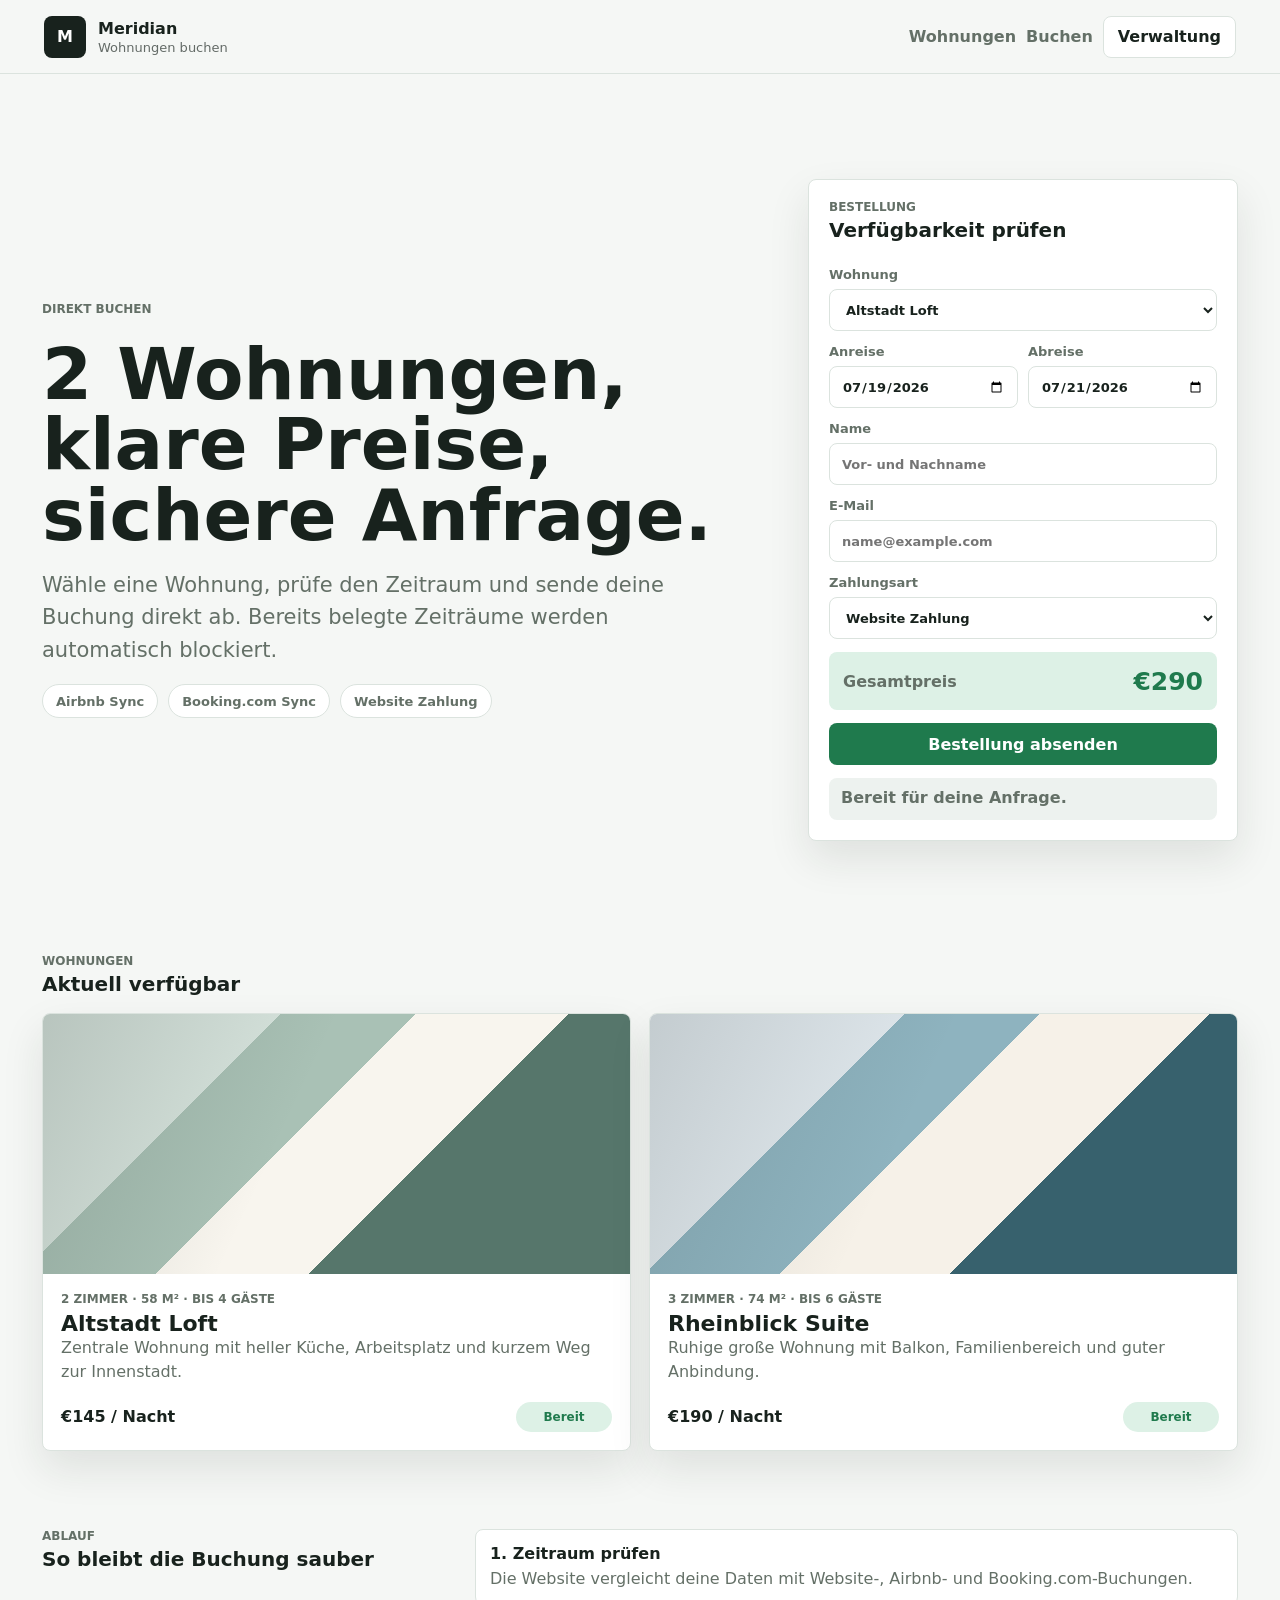
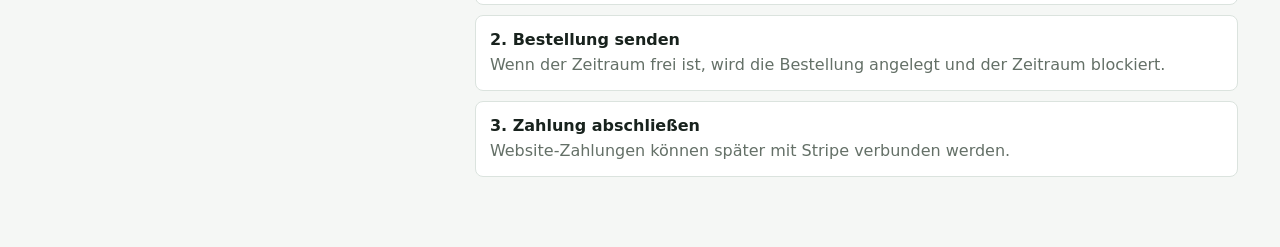
<file: index.html>
<!doctype html>
<html lang="de">
  <head>
    <meta charset="utf-8" />
    <meta name="viewport" content="width=device-width, initial-scale=1" />
    <title>Meridian | Wohnung buchen</title>
    <link rel="stylesheet" href="./styles.css" />
  </head>
  <body data-page="customer">
    <header class="public-header">
      <a class="brand brand-dark" href="./index.html" aria-label="Meridian Startseite">
        <span class="brand-mark">M</span>
        <span>
          <strong>Meridian</strong>
          <small>Wohnungen buchen</small>
        </span>
      </a>
      <nav class="header-actions" aria-label="Seitennavigation">
        <a class="text-link" href="#wohnungen">Wohnungen</a>
        <a class="text-link" href="#buchung">Buchen</a>
        <a class="secondary-btn" href="./admin.html">Verwaltung</a>
      </nav>
    </header>

    <main class="public-main">
      <section class="booking-hero">
        <div class="hero-copy">
          <p class="eyebrow">Direkt buchen</p>
          <h1>2 Wohnungen, klare Preise, sichere Anfrage.</h1>
          <p class="lead">Wähle eine Wohnung, prüfe den Zeitraum und sende deine Buchung direkt ab. Bereits belegte Zeiträume werden automatisch blockiert.</p>
          <div class="trust-row" aria-label="Vorteile">
            <span>Airbnb Sync</span>
            <span>Booking.com Sync</span>
            <span>Website Zahlung</span>
          </div>
        </div>
        <form class="booking-card" id="customerBookingForm">
          <div class="panel-header compact">
            <div>
              <p class="eyebrow">Bestellung</p>
              <h2>Verfügbarkeit prüfen</h2>
            </div>
          </div>
          <label>
            Wohnung
            <select id="customerApartment"></select>
          </label>
          <div class="date-row">
            <label>
              Anreise
              <input id="customerCheckIn" type="date" value="2026-07-19" />
            </label>
            <label>
              Abreise
              <input id="customerCheckOut" type="date" value="2026-07-21" />
            </label>
          </div>
          <label>
            Name
            <input id="customerName" type="text" value="" placeholder="Vor- und Nachname" />
          </label>
          <label>
            E-Mail
            <input id="customerEmail" type="email" value="" placeholder="name@example.com" />
          </label>
          <label>
            Zahlungsart
            <select id="customerPayment">
              <option value="Website Zahlung">Website Zahlung</option>
              <option value="Überweisung">Überweisung</option>
            </select>
          </label>
          <div class="price-box">
            <span>Gesamtpreis</span>
            <strong id="customerPrice">€0</strong>
          </div>
          <button class="primary-btn wide" type="submit">Bestellung absenden</button>
          <p class="form-result" id="customerResult" role="status">Bereit für deine Anfrage.</p>
        </form>
      </section>

      <section class="section-band" id="wohnungen">
        <div class="section-heading">
          <p class="eyebrow">Wohnungen</p>
          <h2>Aktuell verfügbar</h2>
        </div>
        <div class="public-apartments" id="publicApartments"></div>
      </section>

      <section class="section-band split-info" id="buchung">
        <div>
          <p class="eyebrow">Ablauf</p>
          <h2>So bleibt die Buchung sauber</h2>
        </div>
        <div class="step-list">
          <article>
            <strong>1. Zeitraum prüfen</strong>
            <span>Die Website vergleicht deine Daten mit Website-, Airbnb- und Booking.com-Buchungen.</span>
          </article>
          <article>
            <strong>2. Bestellung senden</strong>
            <span>Wenn der Zeitraum frei ist, wird die Bestellung angelegt und der Zeitraum blockiert.</span>
          </article>
          <article>
            <strong>3. Zahlung abschließen</strong>
            <span>Website-Zahlungen können später mit Stripe verbunden werden.</span>
          </article>
        </div>
      </section>
    </main>

    <script src="./app.js"></script>
  </body>
</html>
</file>
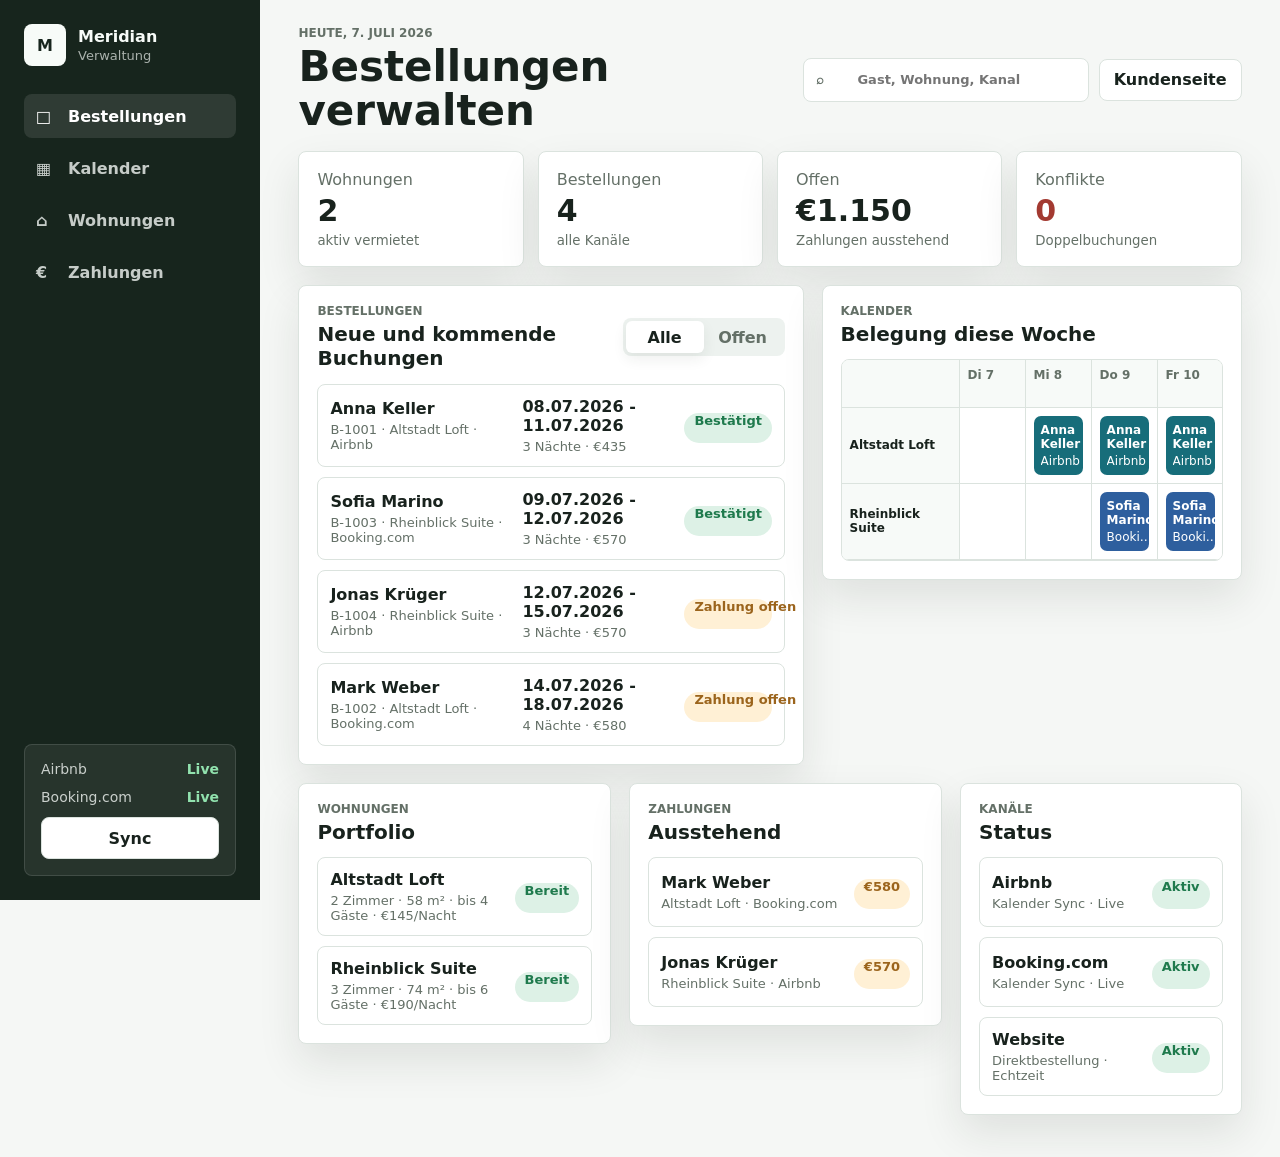
<file: admin.html>
<!doctype html>
<html lang="de">
  <head>
    <meta charset="utf-8" />
    <meta name="viewport" content="width=device-width, initial-scale=1" />
    <title>Meridian | Verwaltung</title>
    <link rel="stylesheet" href="./styles.css" />
  </head>
  <body data-page="admin">
    <div class="app-shell">
      <aside class="sidebar" aria-label="Hauptnavigation">
        <a class="brand" href="./admin.html" aria-label="Meridian Verwaltung">
          <span class="brand-mark">M</span>
          <span>
            <strong>Meridian</strong>
            <small>Verwaltung</small>
          </span>
        </a>

        <nav class="nav-list">
          <a class="nav-item active" href="#bestellungen">
            <span class="icon">□</span>
            <span>Bestellungen</span>
          </a>
          <a class="nav-item" href="#kalender">
            <span class="icon">▦</span>
            <span>Kalender</span>
          </a>
          <a class="nav-item" href="#wohnungen">
            <span class="icon">⌂</span>
            <span>Wohnungen</span>
          </a>
          <a class="nav-item" href="#zahlungen">
            <span class="icon">€</span>
            <span>Zahlungen</span>
          </a>
        </nav>

        <div class="sync-card">
          <div class="sync-row">
            <span>Airbnb</span>
            <strong id="airbnbStatus">Live</strong>
          </div>
          <div class="sync-row">
            <span>Booking.com</span>
            <strong id="bookingStatus">Live</strong>
          </div>
          <button class="secondary-btn" id="syncNow" type="button">Sync</button>
        </div>
      </aside>

      <main class="workspace">
        <header class="topbar">
          <div>
            <p class="eyebrow">Heute, 7. Juli 2026</p>
            <h1>Bestellungen verwalten</h1>
          </div>
          <div class="top-actions">
            <label class="search">
              <span>⌕</span>
              <input type="search" id="adminSearch" placeholder="Gast, Wohnung, Kanal" />
            </label>
            <a class="secondary-btn" href="./index.html">Kundenseite</a>
          </div>
        </header>

        <section class="stats-grid" aria-label="Kennzahlen">
          <article class="metric">
            <span>Wohnungen</span>
            <strong id="adminApartmentCount">2</strong>
            <small>aktiv vermietet</small>
          </article>
          <article class="metric">
            <span>Bestellungen</span>
            <strong id="adminOrderCount">0</strong>
            <small>alle Kanäle</small>
          </article>
          <article class="metric">
            <span>Offen</span>
            <strong id="adminOpenPayments">€0</strong>
            <small>Zahlungen ausstehend</small>
          </article>
          <article class="metric alert">
            <span>Konflikte</span>
            <strong id="adminConflictCount">0</strong>
            <small>Doppelbuchungen</small>
          </article>
        </section>

        <section class="admin-layout">
          <div class="panel" id="bestellungen">
            <div class="panel-header">
              <div>
                <p class="eyebrow">Bestellungen</p>
                <h2>Neue und kommende Buchungen</h2>
              </div>
              <div class="segmented" role="group" aria-label="Bestellfilter">
                <button class="active" type="button" data-filter="all">Alle</button>
                <button type="button" data-filter="open">Offen</button>
              </div>
            </div>
            <div class="order-list" id="adminOrders"></div>
          </div>

          <div class="panel" id="kalender">
            <div class="panel-header compact">
              <div>
                <p class="eyebrow">Kalender</p>
                <h2>Belegung diese Woche</h2>
              </div>
            </div>
            <div class="calendar" id="adminCalendar" aria-label="Buchungskalender"></div>
          </div>
        </section>

        <section class="lower-grid compact-lower">
          <div class="panel" id="wohnungen">
            <div class="panel-header compact">
              <div>
                <p class="eyebrow">Wohnungen</p>
                <h2>Portfolio</h2>
              </div>
            </div>
            <div class="apartment-list" id="adminApartments"></div>
          </div>

          <div class="panel" id="zahlungen">
            <div class="panel-header compact">
              <div>
                <p class="eyebrow">Zahlungen</p>
                <h2>Ausstehend</h2>
              </div>
            </div>
            <div class="payment-list" id="adminPayments"></div>
          </div>

          <div class="panel">
            <div class="panel-header compact">
              <div>
                <p class="eyebrow">Kanäle</p>
                <h2>Status</h2>
              </div>
            </div>
            <div class="channel-list" id="adminChannels"></div>
          </div>
        </section>
      </main>
    </div>

    <script src="./app.js"></script>
  </body>
</html>
</file>
<file: styles.css>
:root {
  color-scheme: light;
  --bg: #f5f7f5;
  --surface: #ffffff;
  --surface-2: #edf2ef;
  --ink: #18221d;
  --muted: #647067;
  --line: #dbe3de;
  --green: #1f7a4d;
  --green-soft: #ddf1e6;
  --teal: #176d7a;
  --blue: #2e5f9e;
  --amber: #9b641c;
  --amber-soft: #fff0d5;
  --red: #a33a31;
  --red-soft: #ffe4df;
  --shadow: 0 18px 42px rgba(27, 43, 34, 0.1);
}

* {
  box-sizing: border-box;
}

html {
  scroll-behavior: smooth;
}

body {
  margin: 0;
  min-width: 320px;
  background: var(--bg);
  color: var(--ink);
  font-family: Inter, ui-sans-serif, system-ui, -apple-system, BlinkMacSystemFont, "Segoe UI", sans-serif;
}

a {
  color: inherit;
  text-decoration: none;
}

button,
input,
select {
  font: inherit;
}

button {
  cursor: pointer;
}

.brand {
  display: inline-flex;
  align-items: center;
  gap: 12px;
  color: #f7fbf8;
}

.brand-dark {
  color: var(--ink);
}

.brand-mark {
  display: grid;
  place-items: center;
  width: 42px;
  aspect-ratio: 1;
  border-radius: 8px;
  background: #f7fbf8;
  color: #17251d;
  font-weight: 900;
}

.brand-dark .brand-mark {
  background: var(--ink);
  color: #fff;
}

.brand strong,
.brand small {
  display: block;
}

.brand small {
  margin-top: 2px;
  color: currentColor;
  opacity: 0.66;
  font-size: 13px;
}

.public-header {
  position: sticky;
  top: 0;
  z-index: 5;
  display: flex;
  align-items: center;
  justify-content: space-between;
  gap: 16px;
  min-height: 74px;
  padding: 14px clamp(16px, 4vw, 44px);
  border-bottom: 1px solid var(--line);
  background: rgba(245, 247, 245, 0.94);
  backdrop-filter: blur(16px);
}

.header-actions,
.top-actions {
  display: flex;
  align-items: center;
  gap: 10px;
  min-width: 0;
}

.text-link {
  color: var(--muted);
  font-weight: 800;
}

.public-main {
  padding: clamp(18px, 4vw, 42px);
}

.booking-hero {
  display: grid;
  grid-template-columns: minmax(0, 1fr) minmax(320px, 430px);
  gap: clamp(22px, 4vw, 48px);
  align-items: center;
  min-height: calc(100vh - 112px);
}

.hero-copy {
  display: grid;
  gap: 18px;
  max-width: 760px;
}

.eyebrow {
  margin: 0 0 5px;
  color: var(--muted);
  font-size: 12px;
  font-weight: 900;
  letter-spacing: 0;
  text-transform: uppercase;
}

h1,
h2,
h3,
p {
  margin: 0;
  letter-spacing: 0;
}

h1 {
  max-width: 760px;
  font-size: clamp(34px, 6vw, 72px);
  line-height: 0.98;
}

h2 {
  font-size: 20px;
  line-height: 1.18;
}

h3 {
  font-size: 22px;
  line-height: 1.15;
}

.lead {
  max-width: 630px;
  color: var(--muted);
  font-size: clamp(17px, 2vw, 21px);
  line-height: 1.55;
}

.trust-row {
  display: flex;
  flex-wrap: wrap;
  gap: 10px;
}

.trust-row span {
  display: inline-flex;
  align-items: center;
  min-height: 34px;
  border: 1px solid var(--line);
  border-radius: 999px;
  padding: 0 13px;
  background: var(--surface);
  color: var(--muted);
  font-weight: 850;
  font-size: 13px;
}

.booking-card,
.panel,
.metric,
.apartment-card {
  border: 1px solid var(--line);
  border-radius: 8px;
  background: var(--surface);
  box-shadow: var(--shadow);
}

.booking-card {
  display: grid;
  gap: 13px;
  padding: 20px;
}

.section-band {
  margin-top: 22px;
  padding: 28px 0;
}

.section-heading {
  margin-bottom: 16px;
}

.public-apartments {
  display: grid;
  grid-template-columns: repeat(2, minmax(0, 1fr));
  gap: 18px;
}

.apartment-card {
  overflow: hidden;
}

.apartment-photo {
  min-height: 260px;
  background-size: cover;
  background-position: center;
}

.image-loft {
  background:
    linear-gradient(115deg, rgba(24, 34, 29, 0.16), transparent 42%),
    linear-gradient(135deg, #d7e4dd 0 28%, #a9c1b5 28% 44%, #f8f5ee 44% 62%, #56766b 62% 100%);
}

.image-suite {
  background:
    linear-gradient(115deg, rgba(24, 34, 29, 0.14), transparent 44%),
    linear-gradient(135deg, #e0e8ed 0 30%, #8eb3bf 30% 46%, #f6f1e8 46% 66%, #37616d 66% 100%);
}

.apartment-content {
  display: grid;
  gap: 18px;
  padding: 18px;
}

.apartment-content p:not(.eyebrow) {
  color: var(--muted);
  line-height: 1.5;
}

.apartment-bottom {
  display: flex;
  align-items: center;
  justify-content: space-between;
  gap: 12px;
}

.split-info {
  display: grid;
  grid-template-columns: 0.7fr 1.3fr;
  gap: 22px;
  align-items: flex-start;
}

.step-list {
  display: grid;
  gap: 10px;
}

.step-list article {
  display: grid;
  gap: 4px;
  min-height: 72px;
  padding: 14px;
  border: 1px solid var(--line);
  border-radius: 8px;
  background: var(--surface);
}

.step-list span {
  color: var(--muted);
  line-height: 1.45;
}

.primary-btn,
.secondary-btn,
.icon-btn {
  display: inline-flex;
  align-items: center;
  justify-content: center;
  min-height: 42px;
  border-radius: 8px;
  border: 1px solid transparent;
  padding: 0 14px;
  font-weight: 900;
}

.primary-btn {
  background: var(--green);
  color: #fff;
}

.secondary-btn {
  background: var(--surface);
  color: var(--ink);
  border-color: var(--line);
}

.icon-btn {
  width: 42px;
  padding: 0;
  background: var(--surface);
  color: var(--ink);
  border-color: var(--line);
}

.wide {
  width: 100%;
}

label {
  display: grid;
  gap: 7px;
  color: var(--muted);
  font-size: 13px;
  font-weight: 850;
}

input,
select {
  width: 100%;
  min-height: 42px;
  border: 1px solid var(--line);
  border-radius: 8px;
  padding: 0 12px;
  background: #fff;
  color: var(--ink);
}

.date-row {
  display: grid;
  grid-template-columns: 1fr 1fr;
  gap: 10px;
}

.price-box {
  display: flex;
  align-items: center;
  justify-content: space-between;
  min-height: 58px;
  padding: 0 14px;
  border-radius: 8px;
  background: var(--green-soft);
}

.price-box span {
  color: var(--muted);
  font-weight: 850;
}

.price-box strong {
  color: var(--green);
  font-size: 25px;
}

.form-result {
  min-height: 42px;
  border-radius: 8px;
  padding: 10px 12px;
  background: var(--surface-2);
  color: var(--muted);
  font-weight: 800;
}

.form-result.ok {
  background: var(--green-soft);
  color: var(--green);
}

.form-result.bad {
  background: var(--red-soft);
  color: var(--red);
}

.app-shell {
  display: grid;
  grid-template-columns: 260px minmax(0, 1fr);
  min-height: 100vh;
}

.sidebar {
  position: sticky;
  top: 0;
  height: 100vh;
  display: flex;
  flex-direction: column;
  gap: 28px;
  padding: 24px;
  background: #17251d;
  color: #f7fbf8;
}

.nav-list {
  display: grid;
  gap: 8px;
}

.nav-item {
  display: grid;
  grid-template-columns: 32px 1fr;
  align-items: center;
  min-height: 44px;
  border-radius: 8px;
  padding: 0 12px;
  color: rgba(247, 251, 248, 0.78);
  font-weight: 800;
}

.nav-item.active,
.nav-item:hover {
  background: rgba(255, 255, 255, 0.1);
  color: #fff;
}

.sync-card {
  margin-top: auto;
  display: grid;
  gap: 12px;
  padding: 16px;
  border: 1px solid rgba(255, 255, 255, 0.12);
  border-radius: 8px;
  background: rgba(255, 255, 255, 0.07);
}

.sync-row {
  display: flex;
  align-items: center;
  justify-content: space-between;
  color: rgba(247, 251, 248, 0.78);
  font-size: 14px;
}

.sync-row strong {
  color: #91e2ae;
}

.workspace {
  min-width: 0;
  padding: 26px clamp(18px, 3vw, 40px) 42px;
}

.topbar {
  display: flex;
  justify-content: space-between;
  align-items: center;
  gap: 20px;
  margin-bottom: 18px;
}

.workspace h1 {
  font-size: clamp(28px, 4vw, 42px);
  line-height: 1.05;
}

.search {
  display: grid;
  grid-template-columns: 22px minmax(180px, 300px);
  align-items: center;
  min-height: 42px;
  padding: 0 12px;
  border: 1px solid var(--line);
  border-radius: 8px;
  background: var(--surface);
}

.search input {
  border: 0;
  outline: 0;
  background: transparent;
}

.stats-grid {
  display: grid;
  grid-template-columns: repeat(4, minmax(150px, 1fr));
  gap: 14px;
  margin-bottom: 18px;
}

.metric {
  display: grid;
  gap: 6px;
  min-height: 116px;
  padding: 18px;
}

.metric span,
.metric small {
  color: var(--muted);
}

.metric strong {
  font-size: 30px;
  line-height: 1;
}

.metric.alert strong {
  color: var(--red);
}

.admin-layout {
  display: grid;
  grid-template-columns: minmax(0, 1.15fr) minmax(420px, 0.85fr);
  align-items: flex-start;
  gap: 18px;
}

.lower-grid {
  display: grid;
  grid-template-columns: minmax(260px, 1fr) minmax(260px, 1fr) minmax(260px, 0.9fr);
  align-items: flex-start;
  gap: 18px;
  margin-top: 18px;
}

.panel {
  min-width: 0;
  padding: 18px;
}

.panel-header {
  display: flex;
  align-items: center;
  justify-content: space-between;
  gap: 12px;
  margin-bottom: 14px;
}

.panel-header.compact {
  margin-bottom: 12px;
}

.segmented {
  display: inline-grid;
  grid-template-columns: repeat(2, 78px);
  min-height: 38px;
  padding: 3px;
  border-radius: 8px;
  background: var(--surface-2);
}

.segmented button {
  border: 0;
  border-radius: 6px;
  background: transparent;
  color: var(--muted);
  font-weight: 900;
}

.segmented button.active {
  background: var(--surface);
  color: var(--ink);
  box-shadow: 0 6px 14px rgba(36, 52, 42, 0.08);
}

.order-list,
.apartment-list,
.payment-list,
.channel-list {
  display: grid;
  gap: 10px;
}

.order-row {
  display: grid;
  grid-template-columns: minmax(180px, 1.1fr) minmax(150px, 0.9fr) auto;
  align-items: center;
  gap: 12px;
  min-height: 76px;
  padding: 12px;
  border: 1px solid var(--line);
  border-radius: 8px;
  background: #fff;
}

.list-row {
  display: grid;
  grid-template-columns: minmax(0, 1fr) auto;
  align-items: center;
  gap: 10px;
  min-height: 70px;
  padding: 12px;
  border: 1px solid var(--line);
  border-radius: 8px;
  background: #fff;
}

.order-row strong,
.order-row span,
.list-row strong,
.list-row span {
  display: block;
  min-width: 0;
}

.order-row span,
.list-row span {
  margin-top: 4px;
  color: var(--muted);
  font-size: 13px;
}

.status {
  display: inline-flex;
  align-items: center;
  justify-content: center;
  min-width: 96px;
  min-height: 30px;
  border-radius: 999px;
  padding: 0 10px;
  background: var(--surface-2);
  color: var(--muted);
  font-size: 12px;
  font-weight: 900;
  white-space: nowrap;
}

.status.ok {
  background: var(--green-soft);
  color: var(--green);
}

.status.warn {
  background: var(--amber-soft);
  color: var(--amber);
}

.status.bad {
  background: var(--red-soft);
  color: var(--red);
}

.calendar {
  display: grid;
  grid-template-columns: 118px repeat(7, minmax(66px, 1fr));
  border: 1px solid var(--line);
  border-radius: 8px;
  overflow: hidden;
}

.cell {
  min-height: 72px;
  border-right: 1px solid var(--line);
  border-bottom: 1px solid var(--line);
  background: #fff;
  padding: 8px;
  font-size: 12px;
}

.cell:nth-child(8n) {
  border-right: 0;
}

.cell.header,
.cell.apartment-name {
  min-height: 48px;
  background: #f7faf8;
  color: var(--muted);
  font-weight: 900;
}

.cell.apartment-name {
  display: flex;
  align-items: center;
  color: var(--ink);
}

.stay {
  display: grid;
  gap: 3px;
  min-height: 50px;
  border-radius: 7px;
  padding: 7px;
  color: #fff;
  overflow: hidden;
}

.stay span {
  white-space: nowrap;
  overflow: hidden;
  text-overflow: ellipsis;
}

.stay.airbnb {
  background: var(--teal);
}

.stay.booking {
  background: var(--blue);
}

.stay.website {
  background: var(--green);
}

.stay.conflict {
  background: var(--red);
}

.empty-state {
  padding: 14px;
  border: 1px dashed var(--line);
  border-radius: 8px;
  color: var(--muted);
  font-weight: 800;
}

@media (max-width: 1180px) {
  .booking-hero,
  .admin-layout,
  .lower-grid {
    grid-template-columns: 1fr;
  }

  .booking-hero {
    align-items: flex-start;
    min-height: auto;
  }
}

@media (max-width: 940px) {
  .app-shell {
    grid-template-columns: 86px minmax(0, 1fr);
  }

  .sidebar {
    padding: 18px 12px;
  }

  .sidebar .brand span:not(.brand-mark),
  .nav-item span:last-child,
  .sync-card {
    display: none;
  }

  .nav-item {
    grid-template-columns: 1fr;
    justify-items: center;
  }

  .stats-grid {
    grid-template-columns: repeat(2, minmax(0, 1fr));
  }
}

@media (max-width: 760px) {
  .public-header,
  .topbar,
  .top-actions,
  .header-actions {
    align-items: stretch;
    flex-direction: column;
  }

  .public-header {
    position: static;
  }

  .public-apartments,
  .split-info {
    grid-template-columns: 1fr;
  }

  .date-row,
  .order-row {
    grid-template-columns: 1fr;
  }

  .app-shell {
    display: block;
  }

  .sidebar {
    position: static;
    height: auto;
    flex-direction: row;
    align-items: center;
    overflow-x: auto;
    padding: 12px;
  }

  .sidebar .brand {
    flex: 0 0 auto;
  }

  .nav-list {
    display: flex;
    min-width: max-content;
  }

  .nav-item {
    width: 46px;
  }

  .workspace {
    padding: 18px 14px 30px;
  }

  .calendar {
    min-width: 690px;
  }

  #kalender {
    overflow-x: auto;
  }
}

@media (max-width: 480px) {
  .public-main {
    padding: 16px 12px 28px;
  }

  .stats-grid {
    grid-template-columns: 1fr;
  }

  h1 {
    font-size: 38px;
  }

  .panel-header,
  .apartment-bottom {
    align-items: flex-start;
    flex-direction: column;
  }

  .segmented {
    width: 100%;
    grid-template-columns: 1fr 1fr;
  }
}
</file>
